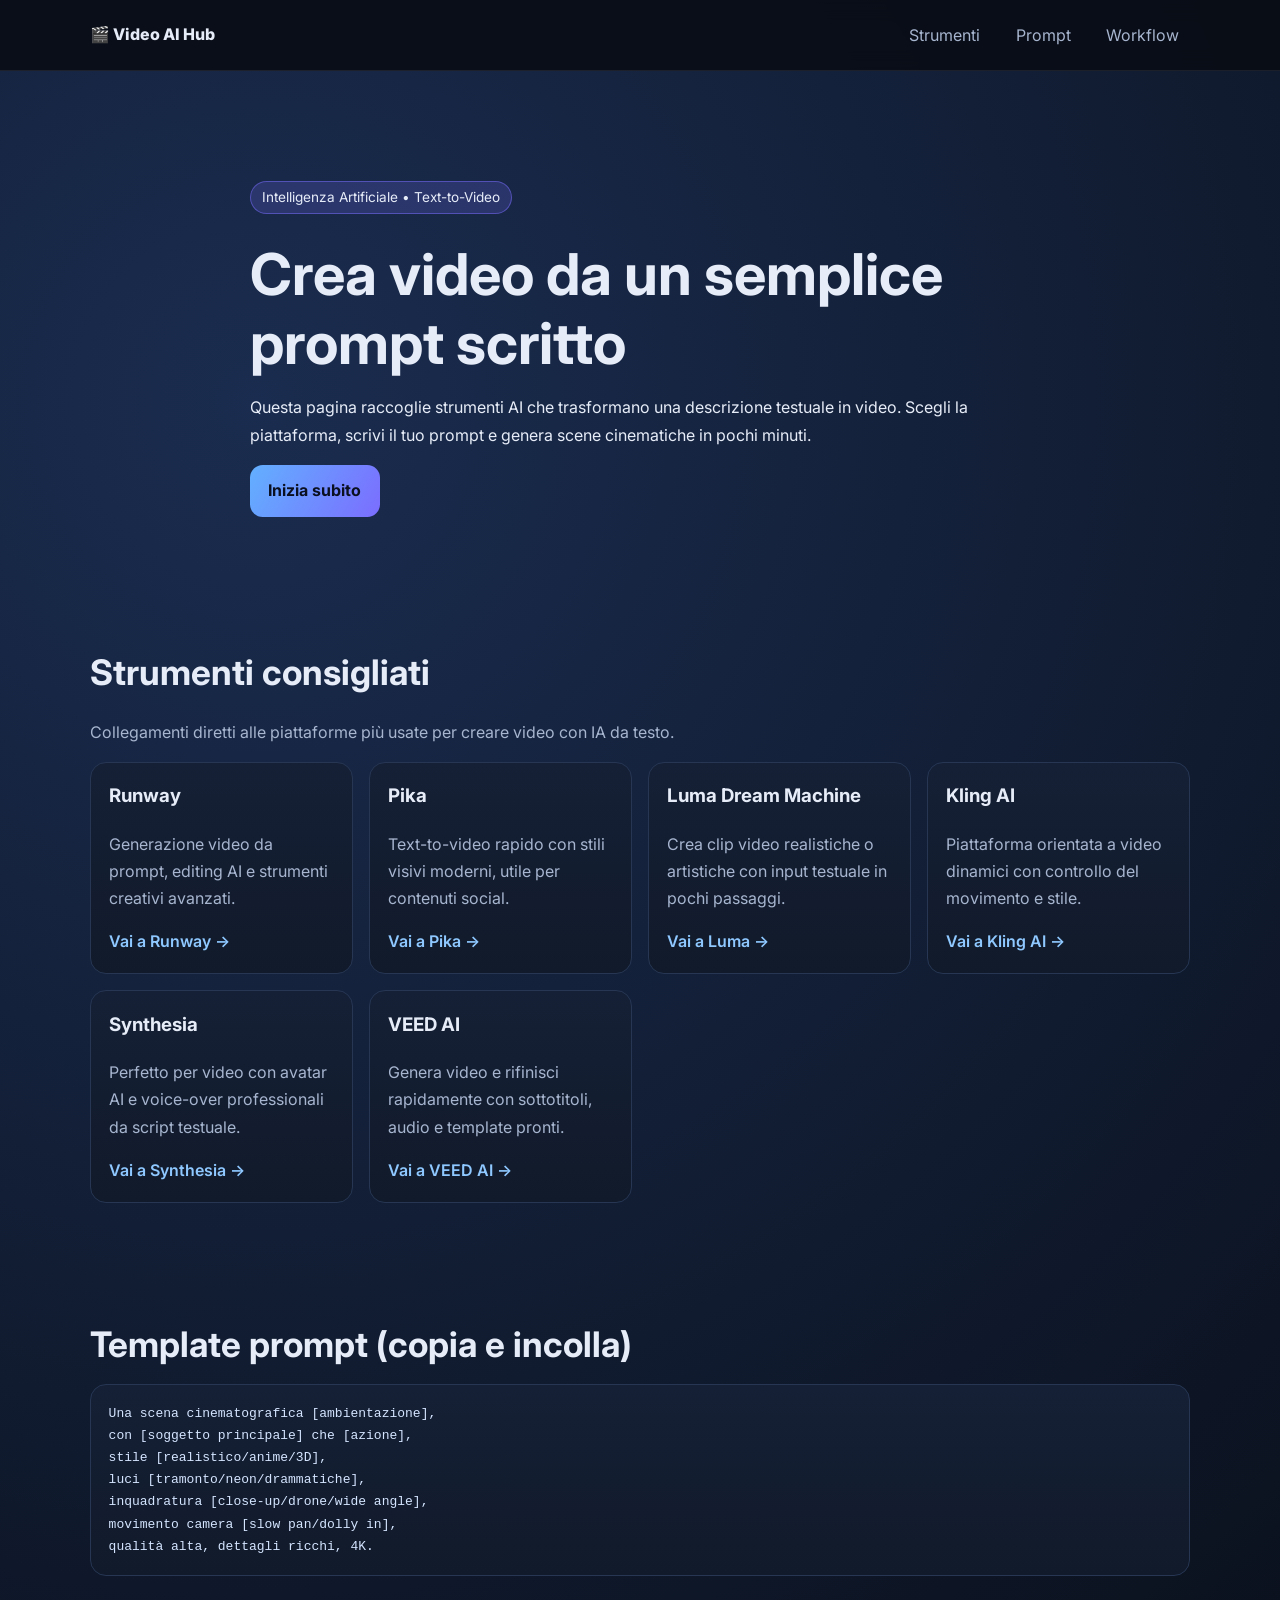
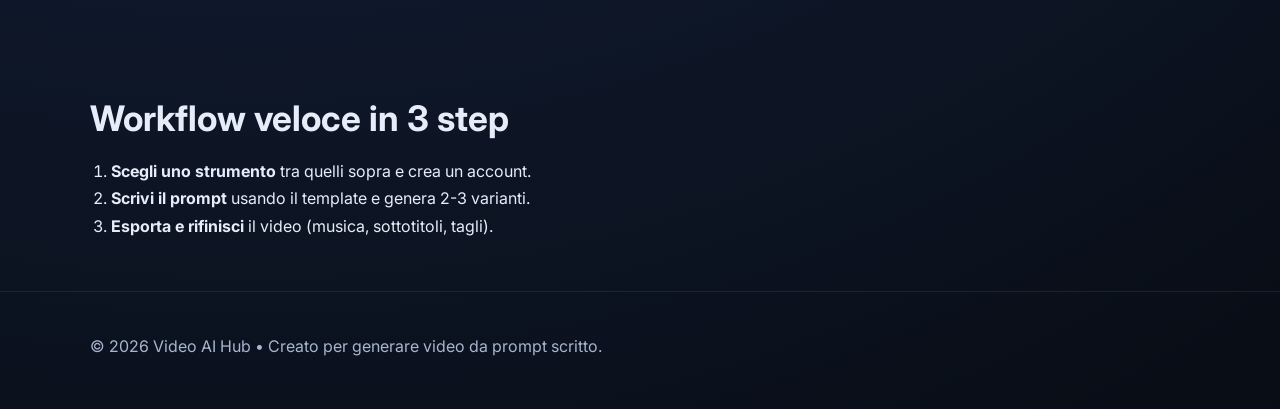
<file: index.html>
<!doctype html>
<html lang="it">
  <head>
    <meta charset="UTF-8" />
    <meta name="viewport" content="width=device-width, initial-scale=1.0" />
    <title>Video AI Hub | Crea video da prompt scritto</title>
    <meta
      name="description"
      content="Scopri le migliori piattaforme di intelligenza artificiale per creare video partendo da un prompt scritto."
    />
    <link rel="preconnect" href="https://fonts.googleapis.com" />
    <link rel="preconnect" href="https://fonts.gstatic.com" crossorigin />
    <link
      href="https://fonts.googleapis.com/css2?family=Inter:wght@400;500;600;700;800&display=swap"
      rel="stylesheet"
    />
    <link rel="stylesheet" href="styles.css" />
  </head>
  <body>
    <header class="navbar">
      <div class="container nav-inner">
        <a class="brand" href="#home">🎬 Video AI Hub</a>
        <button class="nav-toggle" aria-label="Apri menu">☰</button>
        <nav>
          <ul class="nav-links">
            <li><a href="#strumenti">Strumenti</a></li>
            <li><a href="#prompt">Prompt</a></li>
            <li><a href="#workflow">Workflow</a></li>
          </ul>
        </nav>
      </div>
    </header>

    <section id="home" class="hero">
      <div class="container hero-content reveal">
        <p class="badge">Intelligenza Artificiale • Text-to-Video</p>
        <h1>Crea video da un semplice prompt scritto</h1>
        <p>
          Questa pagina raccoglie strumenti AI che trasformano una descrizione testuale in video. Scegli la
          piattaforma, scrivi il tuo prompt e genera scene cinematiche in pochi minuti.
        </p>
        <a class="btn btn-primary" href="#strumenti">Inizia subito</a>
      </div>
    </section>

    <main class="container">
      <section id="strumenti" class="section reveal">
        <div class="section-heading">
          <h2>Strumenti consigliati</h2>
          <p>Collegamenti diretti alle piattaforme più usate per creare video con IA da testo.</p>
        </div>

        <div class="grid tools-grid">
          <article class="card tool-card">
            <h3>Runway</h3>
            <p>Generazione video da prompt, editing AI e strumenti creativi avanzati.</p>
            <a href="https://runwayml.com/" target="_blank" rel="noopener noreferrer">Vai a Runway →</a>
          </article>

          <article class="card tool-card">
            <h3>Pika</h3>
            <p>Text-to-video rapido con stili visivi moderni, utile per contenuti social.</p>
            <a href="https://pika.art/" target="_blank" rel="noopener noreferrer">Vai a Pika →</a>
          </article>

          <article class="card tool-card">
            <h3>Luma Dream Machine</h3>
            <p>Crea clip video realistiche o artistiche con input testuale in pochi passaggi.</p>
            <a href="https://lumalabs.ai/dream-machine" target="_blank" rel="noopener noreferrer"
              >Vai a Luma →</a
            >
          </article>

          <article class="card tool-card">
            <h3>Kling AI</h3>
            <p>Piattaforma orientata a video dinamici con controllo del movimento e stile.</p>
            <a href="https://klingai.com/" target="_blank" rel="noopener noreferrer">Vai a Kling AI →</a>
          </article>

          <article class="card tool-card">
            <h3>Synthesia</h3>
            <p>Perfetto per video con avatar AI e voice-over professionali da script testuale.</p>
            <a href="https://www.synthesia.io/" target="_blank" rel="noopener noreferrer">Vai a Synthesia →</a>
          </article>

          <article class="card tool-card">
            <h3>VEED AI</h3>
            <p>Genera video e rifinisci rapidamente con sottotitoli, audio e template pronti.</p>
            <a href="https://www.veed.io/tools/ai-video" target="_blank" rel="noopener noreferrer"
              >Vai a VEED AI →</a
            >
          </article>
        </div>
      </section>

      <section id="prompt" class="section reveal">
        <div class="section-heading">
          <h2>Template prompt (copia e incolla)</h2>
        </div>
        <div class="card">
          <pre><code>Una scena cinematografica [ambientazione],
con [soggetto principale] che [azione],
stile [realistico/anime/3D],
luci [tramonto/neon/drammatiche],
inquadratura [close-up/drone/wide angle],
movimento camera [slow pan/dolly in],
qualità alta, dettagli ricchi, 4K.</code></pre>
        </div>
      </section>

      <section id="workflow" class="section reveal">
        <div class="section-heading">
          <h2>Workflow veloce in 3 step</h2>
        </div>
        <ol class="steps">
          <li><strong>Scegli uno strumento</strong> tra quelli sopra e crea un account.</li>
          <li><strong>Scrivi il prompt</strong> usando il template e genera 2-3 varianti.</li>
          <li><strong>Esporta e rifinisci</strong> il video (musica, sottotitoli, tagli).</li>
        </ol>
      </section>
    </main>

    <footer class="footer">
      <div class="container">
        <p>© <span id="year"></span> Video AI Hub • Creato per generare video da prompt scritto.</p>
      </div>
    </footer>

    <script src="script.js"></script>
  </body>
</html>
</file>
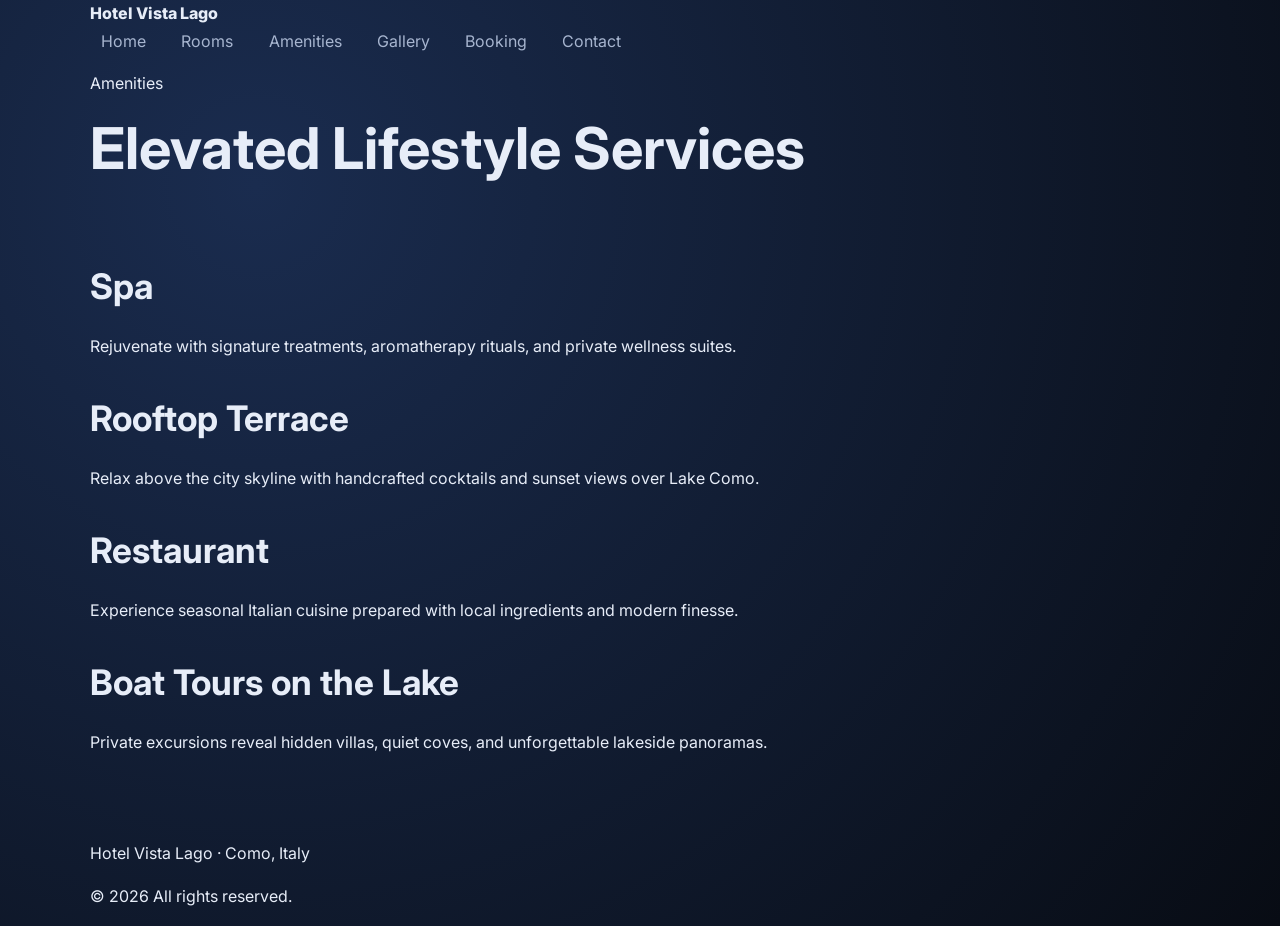
<file: amenities.html>
<!doctype html>
<html lang="en">
  <head>
    <meta charset="UTF-8" />
    <meta name="viewport" content="width=device-width, initial-scale=1.0" />
    <title>Amenities | Hotel Vista Lago</title>
    <link rel="preconnect" href="https://fonts.googleapis.com" />
    <link rel="preconnect" href="https://fonts.gstatic.com" crossorigin />
    <link
      href="https://fonts.googleapis.com/css2?family=Cormorant+Garamond:wght@500;600;700&family=Inter:wght@300;400;500;600&display=swap"
      rel="stylesheet"
    />
    <link rel="stylesheet" href="styles.css" />
  </head>
  <body>
    <header class="site-header"><div class="container nav-wrap"><a class="brand" href="index.html">Hotel Vista Lago</a><nav aria-label="Primary navigation"><ul class="nav-links"><li><a href="index.html">Home</a></li><li><a href="rooms.html">Rooms</a></li><li><a class="active" href="amenities.html">Amenities</a></li><li><a href="gallery.html">Gallery</a></li><li><a href="booking.html">Booking</a></li><li><a href="contact.html">Contact</a></li></ul></nav></div></header>
    <main>
      <section class="sub-hero" style="--hero-image: url('https://images.unsplash.com/photo-1544161515-4ab6ce6db874?auto=format&fit=crop&w=1800&q=80')"><div class="overlay"></div><div class="container animate-on-scroll"><p class="eyebrow">Amenities</p><h1>Elevated Lifestyle Services</h1></div></section>
      <section class="section container animate-on-scroll">
        <div class="stacked-cards">
          <article class="room-card"><h2>Spa</h2><p>Rejuvenate with signature treatments, aromatherapy rituals, and private wellness suites.</p></article>
          <article class="room-card"><h2>Rooftop Terrace</h2><p>Relax above the city skyline with handcrafted cocktails and sunset views over Lake Como.</p></article>
          <article class="room-card"><h2>Restaurant</h2><p>Experience seasonal Italian cuisine prepared with local ingredients and modern finesse.</p></article>
          <article class="room-card"><h2>Boat Tours on the Lake</h2><p>Private excursions reveal hidden villas, quiet coves, and unforgettable lakeside panoramas.</p></article>
        </div>
      </section>
    </main>
    <footer class="site-footer"><div class="container footer-wrap"><p>Hotel Vista Lago · Como, Italy</p><p>© <span id="year"></span> All rights reserved.</p></div></footer>
    <script src="script.js"></script>
  </body>
</html>
</file>
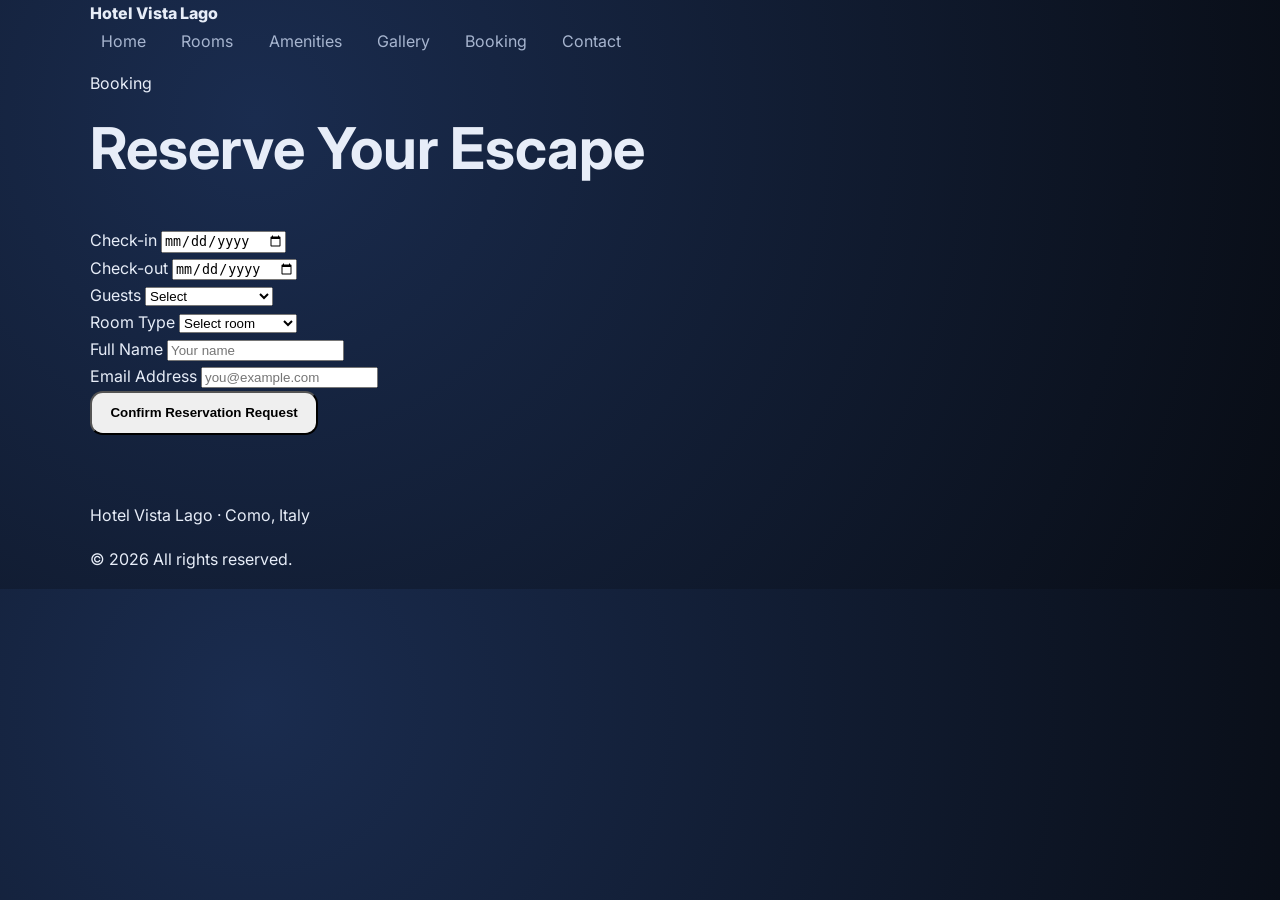
<file: booking.html>
<!doctype html>
<html lang="en">
  <head>
    <meta charset="UTF-8" />
    <meta name="viewport" content="width=device-width, initial-scale=1.0" />
    <title>Booking | Hotel Vista Lago</title>
    <link rel="preconnect" href="https://fonts.googleapis.com" />
    <link rel="preconnect" href="https://fonts.gstatic.com" crossorigin />
    <link
      href="https://fonts.googleapis.com/css2?family=Cormorant+Garamond:wght@500;600;700&family=Inter:wght@300;400;500;600&display=swap"
      rel="stylesheet"
    />
    <link rel="stylesheet" href="styles.css" />
  </head>
  <body>
    <header class="site-header"><div class="container nav-wrap"><a class="brand" href="index.html">Hotel Vista Lago</a><nav aria-label="Primary navigation"><ul class="nav-links"><li><a href="index.html">Home</a></li><li><a href="rooms.html">Rooms</a></li><li><a href="amenities.html">Amenities</a></li><li><a href="gallery.html">Gallery</a></li><li><a class="active" href="booking.html">Booking</a></li><li><a href="contact.html">Contact</a></li></ul></nav></div></header>
    <main>
      <section class="sub-hero" style="--hero-image: url('https://images.unsplash.com/photo-1560066984-138dadb4c035?auto=format&fit=crop&w=1800&q=80')"><div class="overlay"></div><div class="container animate-on-scroll"><p class="eyebrow">Booking</p><h1>Reserve Your Escape</h1></div></section>
      <section class="section container animate-on-scroll">
        <form class="booking-form" aria-label="Reservation form">
          <div class="form-row">
            <label for="checkin">Check-in</label>
            <input id="checkin" type="date" required />
          </div>
          <div class="form-row">
            <label for="checkout">Check-out</label>
            <input id="checkout" type="date" required />
          </div>
          <div class="form-row">
            <label for="guests">Guests</label>
            <select id="guests" required>
              <option value="">Select</option>
              <option>1 Adult</option>
              <option>2 Adults</option>
              <option>2 Adults, 1 Child</option>
              <option>Family (4 Guests)</option>
            </select>
          </div>
          <div class="form-row">
            <label for="roomtype">Room Type</label>
            <select id="roomtype" required>
              <option value="">Select room</option>
              <option>Deluxe Room</option>
              <option>Lake View Suite</option>
              <option>Junior Suite</option>
            </select>
          </div>
          <div class="form-row full">
            <label for="name">Full Name</label>
            <input id="name" type="text" placeholder="Your name" required />
          </div>
          <div class="form-row full">
            <label for="email">Email Address</label>
            <input id="email" type="email" placeholder="you@example.com" required />
          </div>
          <button type="submit" class="btn">Confirm Reservation Request</button>
        </form>
      </section>
    </main>
    <footer class="site-footer"><div class="container footer-wrap"><p>Hotel Vista Lago · Como, Italy</p><p>© <span id="year"></span> All rights reserved.</p></div></footer>
    <script src="script.js"></script>
  </body>
</html>
</file>
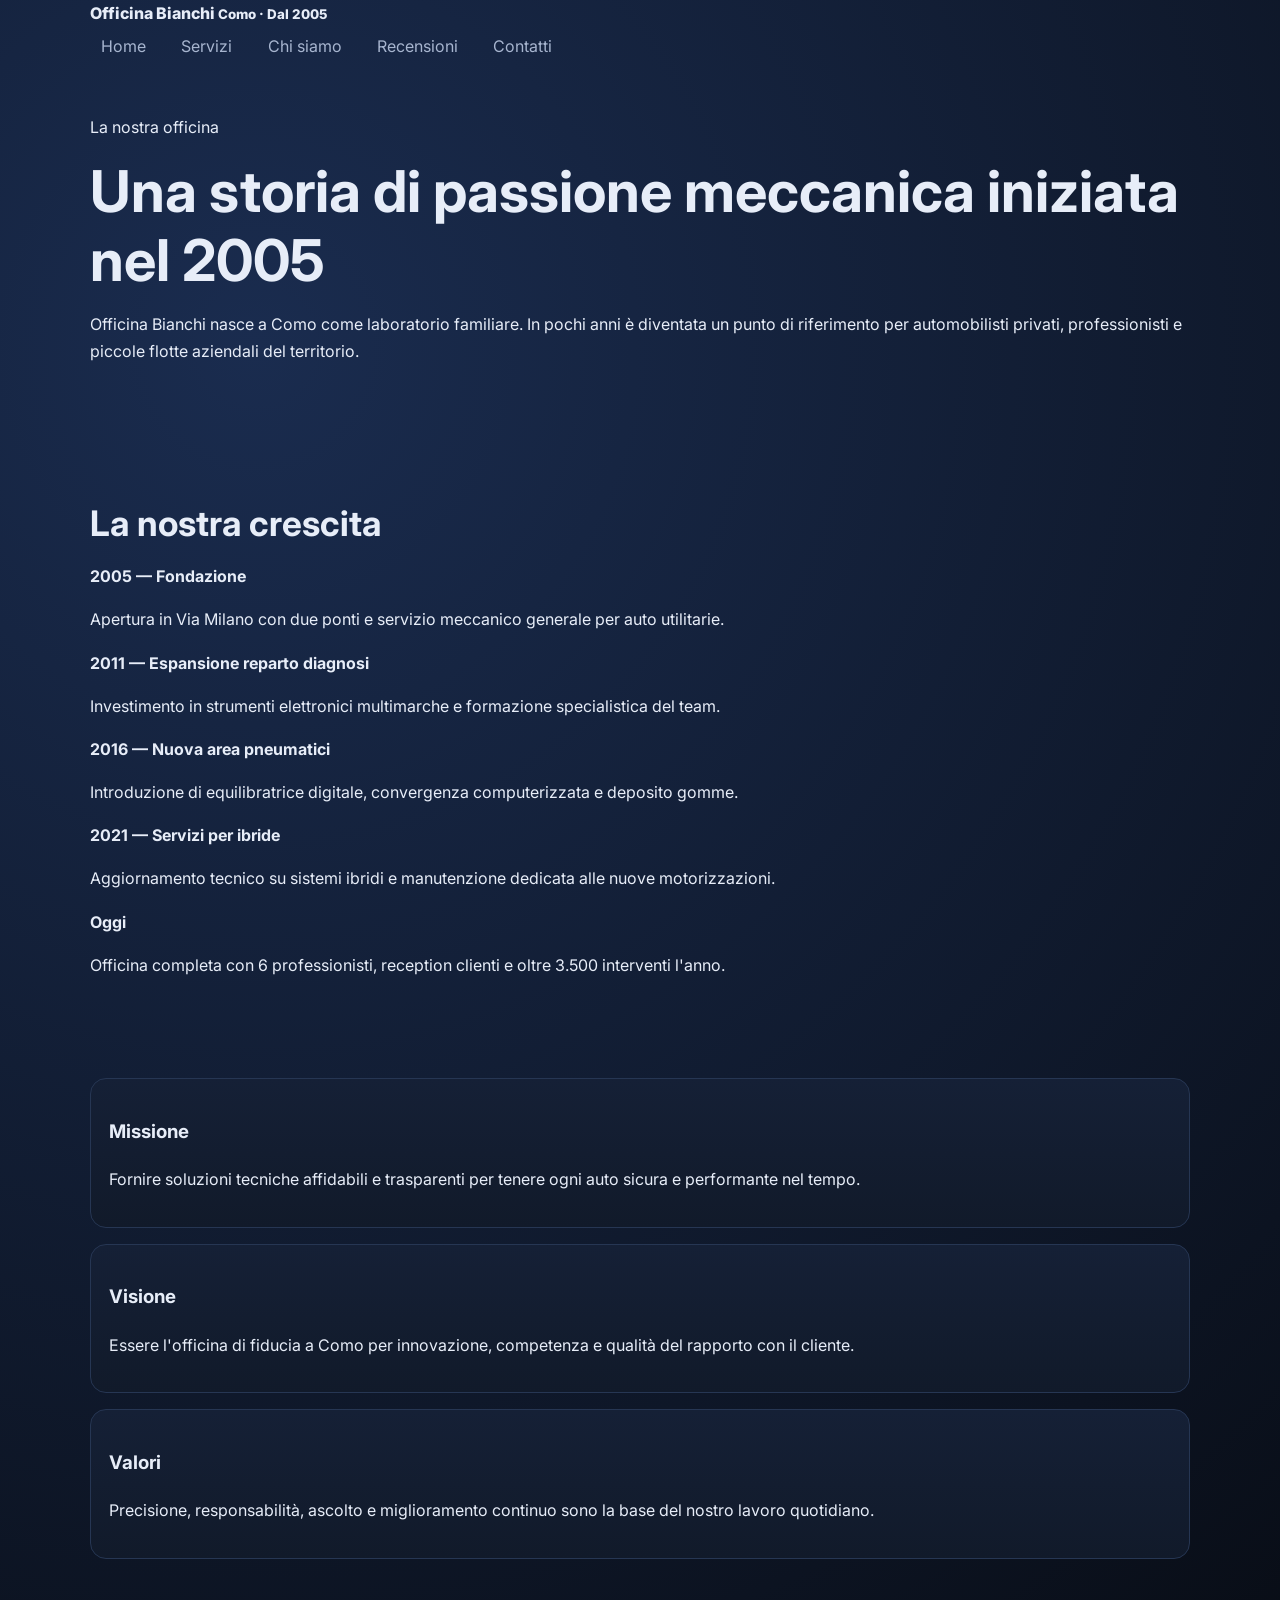
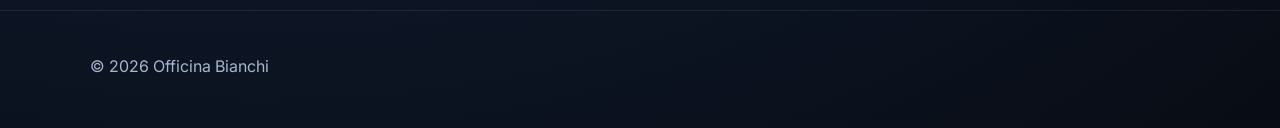
<file: chi-siamo.html>
<!doctype html>
<html lang="it">
  <head>
    <meta charset="UTF-8" />
    <meta name="viewport" content="width=device-width, initial-scale=1.0" />
    <title>Chi siamo | Officina Bianchi</title>
    <meta name="description" content="Scopri la storia di Officina Bianchi, fondata nel 2005 a Como, e il team che ogni giorno si prende cura della tua auto." />
    <link rel="preconnect" href="https://fonts.googleapis.com" />
    <link rel="preconnect" href="https://fonts.gstatic.com" crossorigin />
    <link href="https://fonts.googleapis.com/css2?family=Inter:wght@400;500;600;700;800&display=swap" rel="stylesheet" />
    <link rel="stylesheet" href="styles.css" />
  </head>
  <body>
    <header class="topbar"><div class="container nav"><a class="brand" href="index.html">Officina Bianchi <small>Como · Dal 2005</small></a><button class="nav-toggle" aria-label="Apri menu" aria-expanded="false">☰</button><nav class="nav-links"><a href="index.html">Home</a><a href="servizi.html">Servizi</a><a class="active" href="chi-siamo.html">Chi siamo</a><a href="recensioni.html">Recensioni</a><a href="contatti.html">Contatti</a></nav></div></header>
    <main>
      <section class="section container">
        <p class="eyebrow">La nostra officina</p>
        <h1>Una storia di passione meccanica iniziata nel 2005</h1>
        <p class="lead">Officina Bianchi nasce a Como come laboratorio familiare. In pochi anni è diventata un punto di riferimento per automobilisti privati, professionisti e piccole flotte aziendali del territorio.</p>
      </section>

      <section class="section alt"><div class="container">
        <h2>La nostra crescita</h2>
        <div class="timeline">
          <div><strong>2005 — Fondazione</strong><p>Apertura in Via Milano con due ponti e servizio meccanico generale per auto utilitarie.</p></div>
          <div><strong>2011 — Espansione reparto diagnosi</strong><p>Investimento in strumenti elettronici multimarche e formazione specialistica del team.</p></div>
          <div><strong>2016 — Nuova area pneumatici</strong><p>Introduzione di equilibratrice digitale, convergenza computerizzata e deposito gomme.</p></div>
          <div><strong>2021 — Servizi per ibride</strong><p>Aggiornamento tecnico su sistemi ibridi e manutenzione dedicata alle nuove motorizzazioni.</p></div>
          <div><strong>Oggi</strong><p>Officina completa con 6 professionisti, reception clienti e oltre 3.500 interventi l'anno.</p></div>
        </div>
      </div></section>

      <section class="section container"><div class="grid cards-3">
        <article class="card"><h3>Missione</h3><p>Fornire soluzioni tecniche affidabili e trasparenti per tenere ogni auto sicura e performante nel tempo.</p></article>
        <article class="card"><h3>Visione</h3><p>Essere l'officina di fiducia a Como per innovazione, competenza e qualità del rapporto con il cliente.</p></article>
        <article class="card"><h3>Valori</h3><p>Precisione, responsabilità, ascolto e miglioramento continuo sono la base del nostro lavoro quotidiano.</p></article>
      </div></section>
    </main>
    <footer class="footer"><div class="container"><p>© <span id="year"></span> Officina Bianchi</p></div></footer>
    <script src="script.js"></script>
  </body>
</html>
</file>
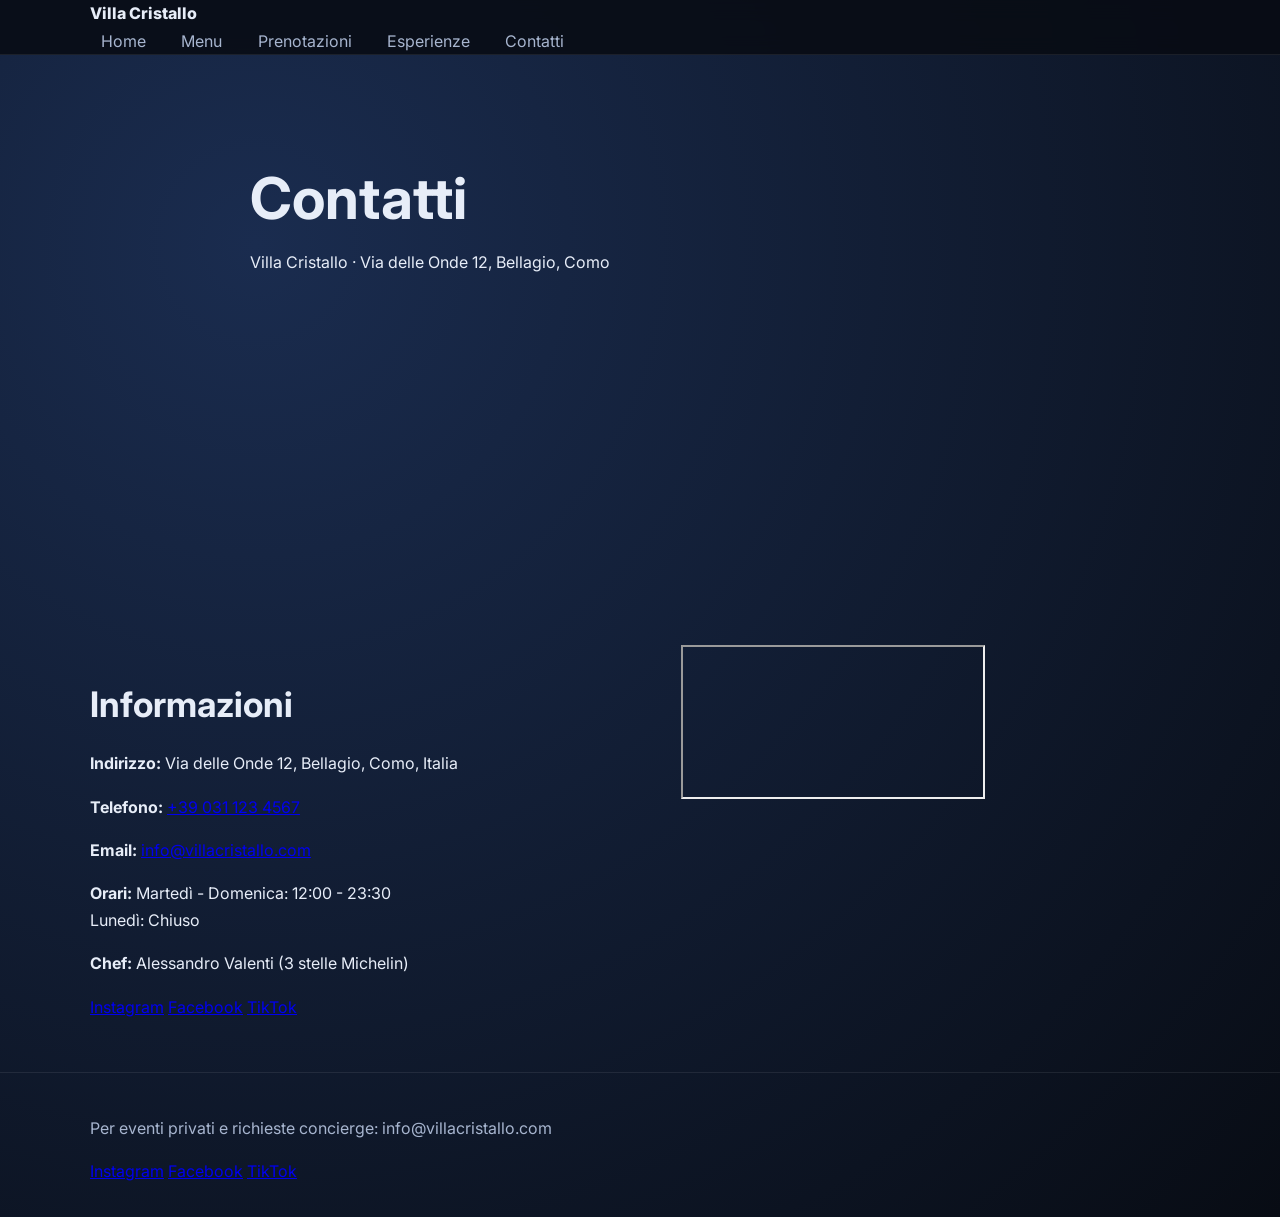
<file: contatti.html>
<!DOCTYPE html>
<html lang="it">
<head>
  <meta charset="UTF-8">
  <meta name="viewport" content="width=device-width, initial-scale=1.0">
  <title>Contatti | Villa Cristallo</title>
  <link rel="preconnect" href="https://fonts.googleapis.com">
  <link rel="preconnect" href="https://fonts.gstatic.com" crossorigin>
  <link href="https://fonts.googleapis.com/css2?family=Inter:wght@400;500;600&family=Playfair+Display:wght@500;700&display=swap" rel="stylesheet">
  <link rel="stylesheet" href="styles.css">
</head>
<body>
  <header class="navbar">
    <div class="container navbar-inner">
      <a class="brand" href="index.html">Villa <span>Cristallo</span></a>
      <ul class="nav-links">
        <li><a href="index.html">Home</a></li>
        <li><a href="menu.html">Menu</a></li>
        <li><a href="prenotazioni.html">Prenotazioni</a></li>
        <li><a href="esperienze.html">Esperienze</a></li>
        <li><a class="active" href="contatti.html">Contatti</a></li>
      </ul>
    </div>
  </header>

  <section class="hero" data-parallax="0.2" style="background-image: url('https://images.unsplash.com/photo-1479839672679-a46483c0e7c8?auto=format&fit=crop&w=1800&q=80'); min-height: 62vh;">
    <div class="container hero-content">
      <h1>Contatti</h1>
      <p>Villa Cristallo · Via delle Onde 12, Bellagio, Como</p>
    </div>
  </section>

  <main class="section">
    <div class="container grid" style="grid-template-columns: 1.1fr 1fr; gap:2rem; align-items: start;">
      <section class="form-wrap reveal">
        <h2 class="section-title">Informazioni</h2>
        <p><strong>Indirizzo:</strong> Via delle Onde 12, Bellagio, Como, Italia</p>
        <p><strong>Telefono:</strong> <a href="tel:+390311234567">+39 031 123 4567</a></p>
        <p><strong>Email:</strong> <a href="mailto:info@villacristallo.com">info@villacristallo.com</a></p>
        <p><strong>Orari:</strong> Martedì - Domenica: 12:00 - 23:30<br>Lunedì: Chiuso</p>
        <p><strong>Chef:</strong> Alessandro Valenti (3 stelle Michelin)</p>
        <div class="socials" style="margin-top:1rem;">
          <a href="https://instagram.com" target="_blank" rel="noopener">Instagram</a>
          <a href="https://facebook.com" target="_blank" rel="noopener">Facebook</a>
          <a href="https://tiktok.com" target="_blank" rel="noopener">TikTok</a>
        </div>
      </section>

      <section class="map-wrap reveal">
        <iframe src="https://www.google.com/maps?q=Bellagio%20Como%20Italy&output=embed" allowfullscreen loading="lazy" referrerpolicy="no-referrer-when-downgrade" title="Mappa Villa Cristallo"></iframe>
      </section>
    </div>
  </main>

  <footer class="footer">
    <div class="container footer-inner">
      <p>Per eventi privati e richieste concierge: info@villacristallo.com</p>
      <div class="socials">
        <a href="https://instagram.com" target="_blank" rel="noopener">Instagram</a>
        <a href="https://facebook.com" target="_blank" rel="noopener">Facebook</a>
        <a href="https://tiktok.com" target="_blank" rel="noopener">TikTok</a>
      </div>
    </div>
  </footer>

  <script src="script.js"></script>
</body>
</html>
</file>
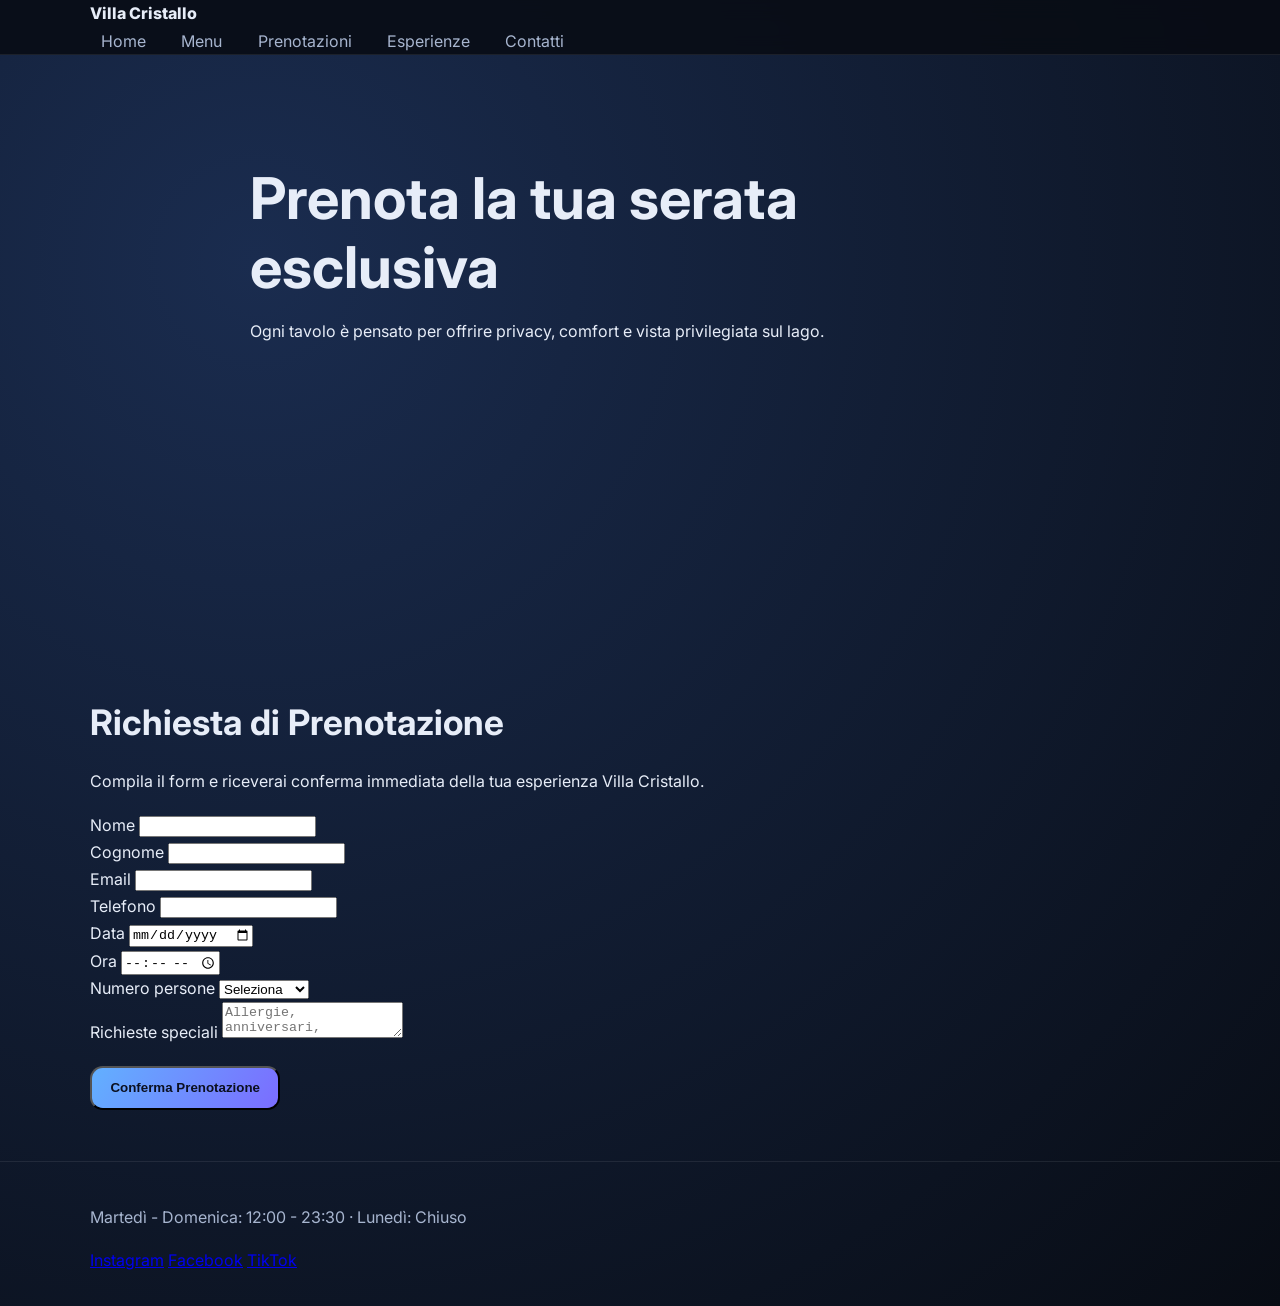
<file: prenotazioni.html>
<!DOCTYPE html>
<html lang="it">
<head>
  <meta charset="UTF-8">
  <meta name="viewport" content="width=device-width, initial-scale=1.0">
  <title>Prenotazioni | Villa Cristallo</title>
  <link rel="preconnect" href="https://fonts.googleapis.com">
  <link rel="preconnect" href="https://fonts.gstatic.com" crossorigin>
  <link href="https://fonts.googleapis.com/css2?family=Inter:wght@400;500;600&family=Playfair+Display:wght@500;700&display=swap" rel="stylesheet">
  <link rel="stylesheet" href="styles.css">
</head>
<body>
  <header class="navbar">
    <div class="container navbar-inner">
      <a class="brand" href="index.html">Villa <span>Cristallo</span></a>
      <ul class="nav-links">
        <li><a href="index.html">Home</a></li>
        <li><a href="menu.html">Menu</a></li>
        <li><a class="active" href="prenotazioni.html">Prenotazioni</a></li>
        <li><a href="esperienze.html">Esperienze</a></li>
        <li><a href="contatti.html">Contatti</a></li>
      </ul>
    </div>
  </header>

  <section class="hero" data-parallax="0.2" style="background-image: url('https://images.unsplash.com/photo-1550966871-3ed3cdb5ed0c?auto=format&fit=crop&w=1800&q=80'); min-height: 64vh;">
    <div class="container hero-content">
      <h1>Prenota la tua serata esclusiva</h1>
      <p>Ogni tavolo è pensato per offrire privacy, comfort e vista privilegiata sul lago.</p>
    </div>
  </section>

  <main class="section">
    <div class="container reveal">
      <div class="form-wrap">
        <h2 class="section-title">Richiesta di Prenotazione</h2>
        <p class="section-subtitle">Compila il form e riceverai conferma immediata della tua esperienza Villa Cristallo.</p>
        <form id="reservation-form" novalidate>
          <div class="form-grid">
            <div>
              <label for="nome">Nome</label>
              <input id="nome" name="nome" type="text" required>
            </div>
            <div>
              <label for="cognome">Cognome</label>
              <input id="cognome" name="cognome" type="text" required>
            </div>
            <div>
              <label for="email">Email</label>
              <input id="email" name="email" type="email" required>
            </div>
            <div>
              <label for="telefono">Telefono</label>
              <input id="telefono" name="telefono" type="tel" required>
            </div>
            <div>
              <label for="data">Data</label>
              <input id="data" name="data" type="date" required>
            </div>
            <div>
              <label for="ora">Ora</label>
              <input id="ora" name="ora" type="time" required>
            </div>
            <div>
              <label for="persone">Numero persone</label>
              <select id="persone" name="persone" required>
                <option value="">Seleziona</option>
                <option>2 persone</option>
                <option>3 persone</option>
                <option>4 persone</option>
                <option>5 persone</option>
                <option>6+ persone</option>
              </select>
            </div>
            <div class="input-full">
              <label for="richieste">Richieste speciali</label>
              <textarea id="richieste" name="richieste" placeholder="Allergie, anniversari, preferenze..." ></textarea>
            </div>
          </div>
          <button class="btn btn-primary" type="submit" style="margin-top:1.2rem;">Conferma Prenotazione</button>
        </form>
      </div>
    </div>
  </main>

  <footer class="footer">
    <div class="container footer-inner">
      <p>Martedì - Domenica: 12:00 - 23:30 · Lunedì: Chiuso</p>
      <div class="socials">
        <a href="https://instagram.com" target="_blank" rel="noopener">Instagram</a>
        <a href="https://facebook.com" target="_blank" rel="noopener">Facebook</a>
        <a href="https://tiktok.com" target="_blank" rel="noopener">TikTok</a>
      </div>
    </div>
  </footer>

  <script src="script.js"></script>
</body>
</html>
</file>
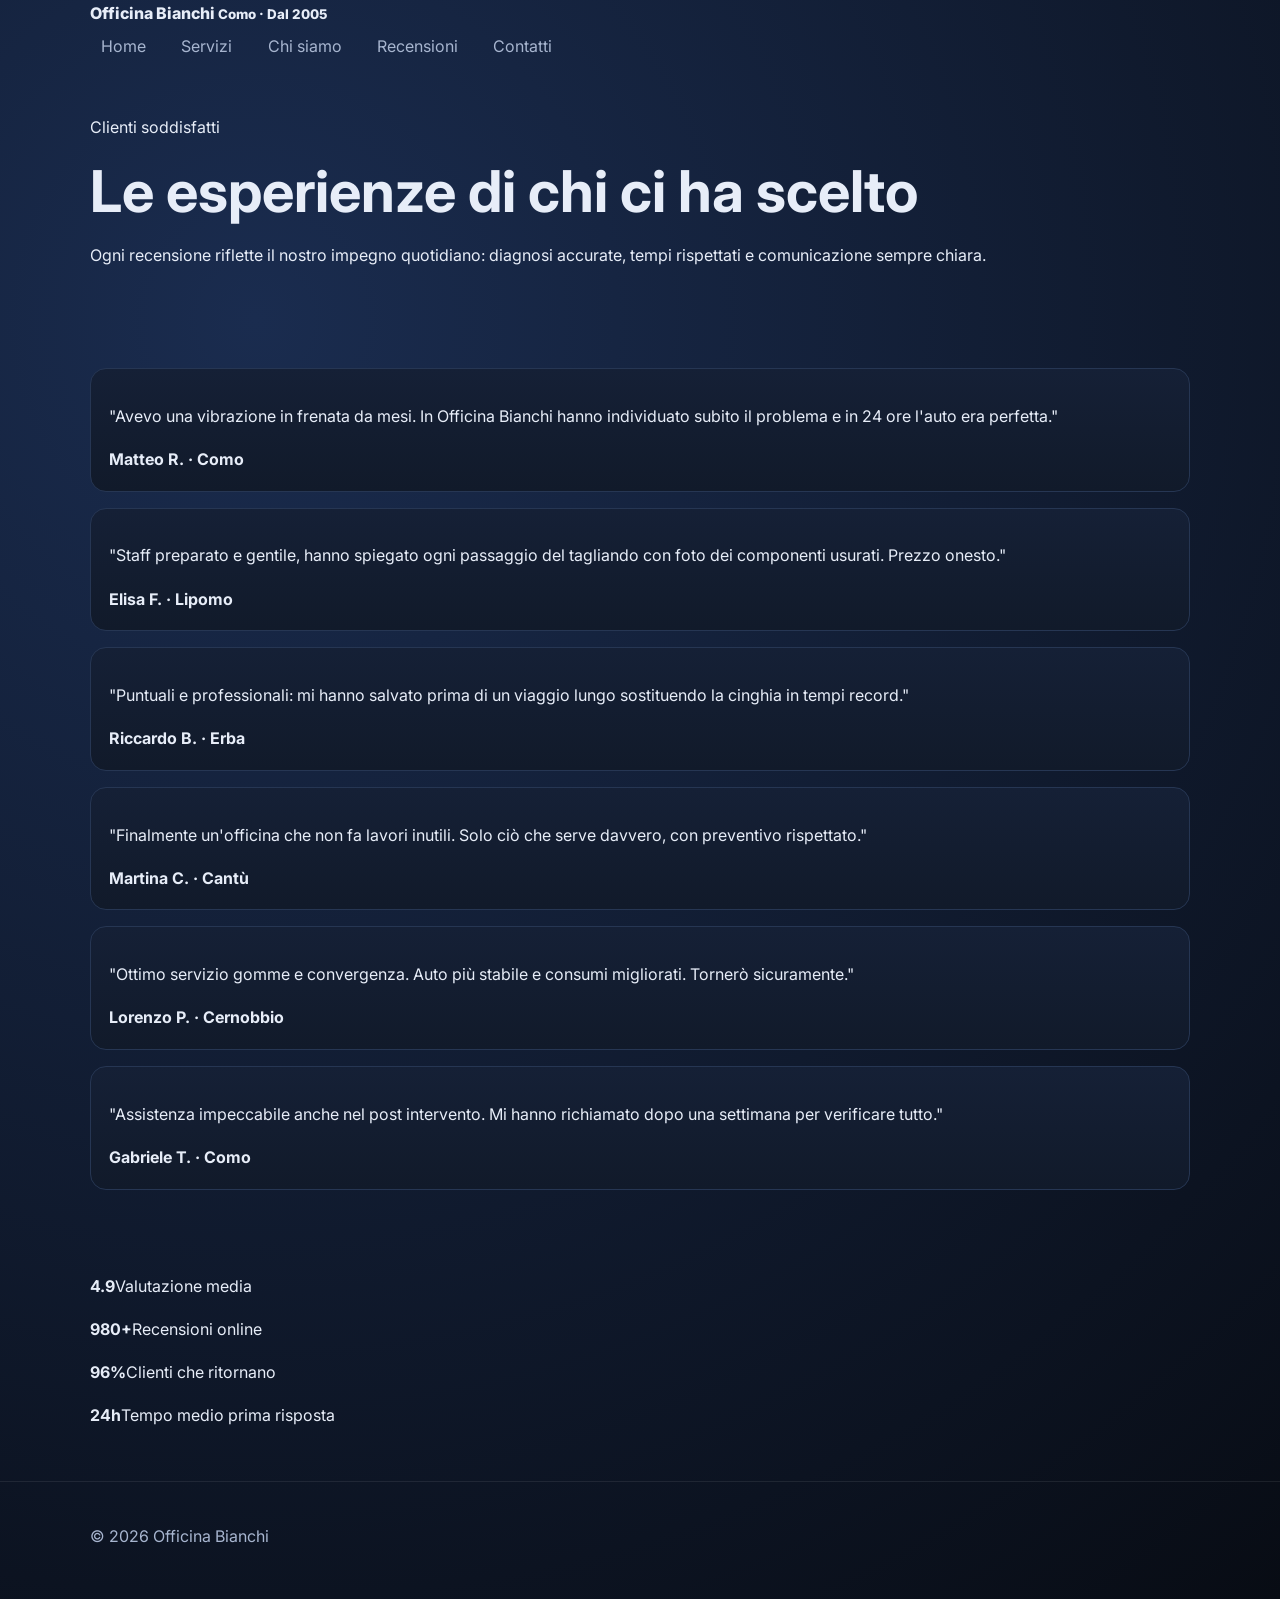
<file: recensioni.html>
<!doctype html>
<html lang="it">
  <head>
    <meta charset="UTF-8" />
    <meta name="viewport" content="width=device-width, initial-scale=1.0" />
    <title>Recensioni clienti | Officina Bianchi</title>
    <meta name="description" content="Leggi le recensioni dei clienti di Officina Bianchi a Como: qualità del servizio, trasparenza e affidabilità." />
    <link rel="preconnect" href="https://fonts.googleapis.com" />
    <link rel="preconnect" href="https://fonts.gstatic.com" crossorigin />
    <link href="https://fonts.googleapis.com/css2?family=Inter:wght@400;500;600;700;800&display=swap" rel="stylesheet" />
    <link rel="stylesheet" href="styles.css" />
  </head>
  <body>
    <header class="topbar"><div class="container nav"><a class="brand" href="index.html">Officina Bianchi <small>Como · Dal 2005</small></a><button class="nav-toggle" aria-label="Apri menu" aria-expanded="false">☰</button><nav class="nav-links"><a href="index.html">Home</a><a href="servizi.html">Servizi</a><a href="chi-siamo.html">Chi siamo</a><a class="active" href="recensioni.html">Recensioni</a><a href="contatti.html">Contatti</a></nav></div></header>
    <main>
      <section class="section container">
        <p class="eyebrow">Clienti soddisfatti</p>
        <h1>Le esperienze di chi ci ha scelto</h1>
        <p class="lead">Ogni recensione riflette il nostro impegno quotidiano: diagnosi accurate, tempi rispettati e comunicazione sempre chiara.</p>
      </section>

      <section class="section alt"><div class="container grid cards-3">
        <article class="card testimonial"><p>"Avevo una vibrazione in frenata da mesi. In Officina Bianchi hanno individuato subito il problema e in 24 ore l'auto era perfetta."</p><strong>Matteo R. · Como</strong></article>
        <article class="card testimonial"><p>"Staff preparato e gentile, hanno spiegato ogni passaggio del tagliando con foto dei componenti usurati. Prezzo onesto."</p><strong>Elisa F. · Lipomo</strong></article>
        <article class="card testimonial"><p>"Puntuali e professionali: mi hanno salvato prima di un viaggio lungo sostituendo la cinghia in tempi record."</p><strong>Riccardo B. · Erba</strong></article>
        <article class="card testimonial"><p>"Finalmente un'officina che non fa lavori inutili. Solo ciò che serve davvero, con preventivo rispettato."</p><strong>Martina C. · Cantù</strong></article>
        <article class="card testimonial"><p>"Ottimo servizio gomme e convergenza. Auto più stabile e consumi migliorati. Tornerò sicuramente."</p><strong>Lorenzo P. · Cernobbio</strong></article>
        <article class="card testimonial"><p>"Assistenza impeccabile anche nel post intervento. Mi hanno richiamato dopo una settimana per verificare tutto."</p><strong>Gabriele T. · Como</strong></article>
      </div></section>

      <section class="section container"><div class="grid metric-grid">
        <div class="metric"><strong>4.9</strong>Valutazione media</div>
        <div class="metric"><strong>980+</strong>Recensioni online</div>
        <div class="metric"><strong>96%</strong>Clienti che ritornano</div>
        <div class="metric"><strong>24h</strong>Tempo medio prima risposta</div>
      </div></section>
    </main>
    <footer class="footer"><div class="container"><p>© <span id="year"></span> Officina Bianchi</p></div></footer>
    <script src="script.js"></script>
  </body>
</html>
</file>
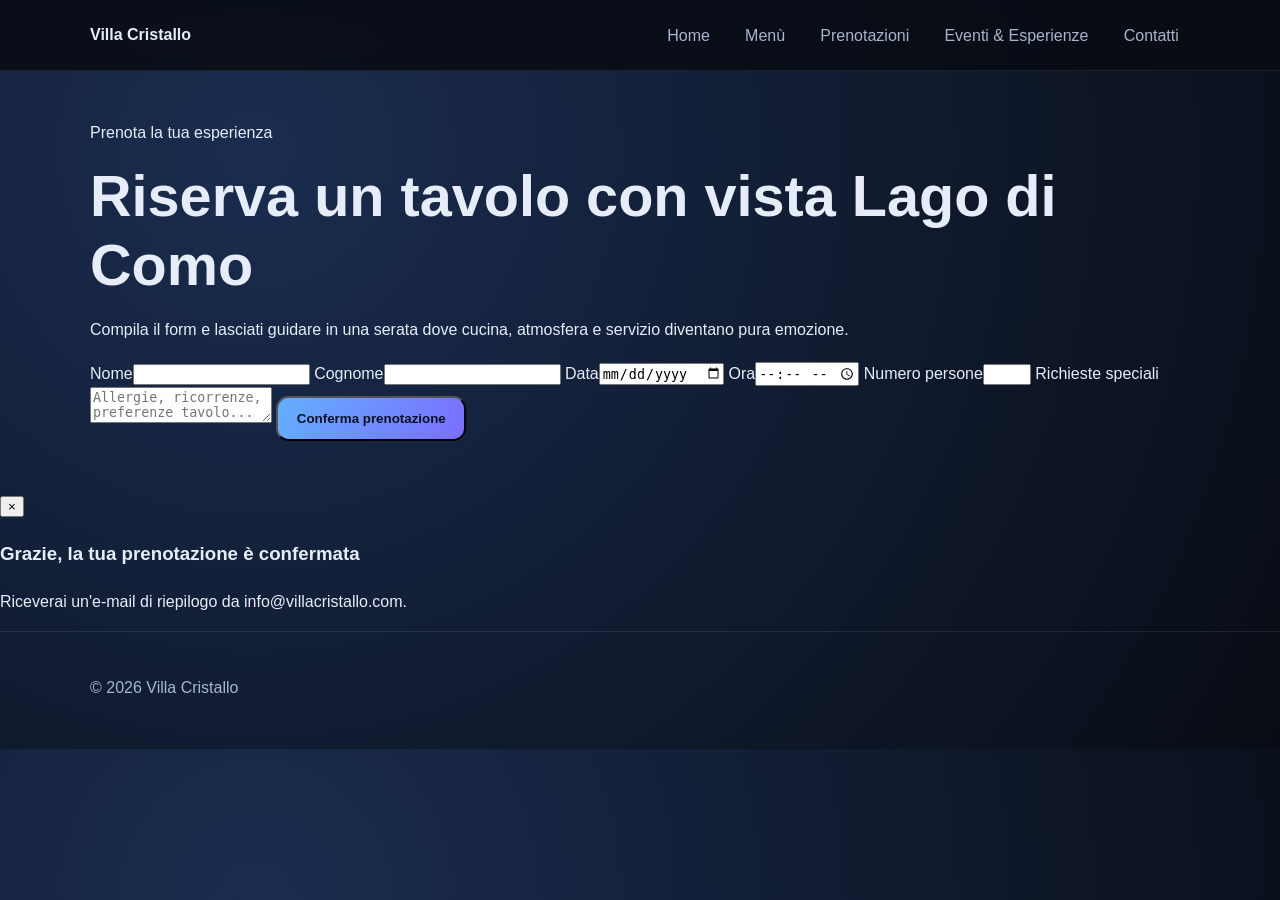
<file: reservations.html>
<!doctype html>
<html lang="it">
  <head>
    <meta charset="UTF-8" />
    <meta name="viewport" content="width=device-width, initial-scale=1.0" />
    <title>Prenotazioni | Villa Cristallo</title>
    <link rel="preconnect" href="https://fonts.googleapis.com" />
    <link rel="preconnect" href="https://fonts.gstatic.com" crossorigin />
    <link
      href="https://fonts.googleapis.com/css2?family=Cormorant+Garamond:wght@400;500;600;700&family=Playfair+Display:wght@500;600;700&display=swap"
      rel="stylesheet"
    />
    <link rel="stylesheet" href="styles.css" />
  </head>
  <body>
    <header class="navbar">
      <div class="container nav-inner">
        <a class="brand" href="index.html">Villa Cristallo</a>
        <button class="nav-toggle" aria-label="Apri menu">☰</button>
        <ul class="nav-links">
          <li><a href="index.html">Home</a></li>
          <li><a href="menu.html">Menù</a></li>
          <li><a class="active" href="reservations.html">Prenotazioni</a></li>
          <li><a href="gallery.html">Eventi & Esperienze</a></li>
          <li><a href="contact.html">Contatti</a></li>
        </ul>
      </div>
    </header>

    <main class="section container reveal">
      <p class="eyebrow">Prenota la tua esperienza</p>
      <h1>Riserva un tavolo con vista Lago di Como</h1>
      <p class="section-intro">Compila il form e lasciati guidare in una serata dove cucina, atmosfera e servizio diventano pura emozione.</p>

      <section class="form-box">
        <form class="form-grid" data-reservation-form>
          <label>Nome<input type="text" required /></label>
          <label>Cognome<input type="text" required /></label>
          <label>Data<input type="date" required /></label>
          <label>Ora<input type="time" required /></label>
          <label>Numero persone<input type="number" min="1" max="20" required /></label>
          <label style="grid-column: 1 / -1">Richieste speciali<textarea placeholder="Allergie, ricorrenze, preferenze tavolo..."></textarea></label>
          <button class="btn btn-primary" type="submit">Conferma prenotazione</button>
        </form>
      </section>
    </main>

    <div id="confirmation-popup" class="popup" role="alertdialog" aria-modal="true">
      <div class="popup-content">
        <button class="close-btn" data-close-popup aria-label="Chiudi">×</button>
        <h3>Grazie, la tua prenotazione è confermata</h3>
        <p>Riceverai un'e-mail di riepilogo da info@villacristallo.com.</p>
      </div>
    </div>

    <footer class="footer">
      <div class="container"><p>© <span id="year"></span> Villa Cristallo</p></div>
    </footer>
    <script src="script.js"></script>
  </body>
</html>
</file>
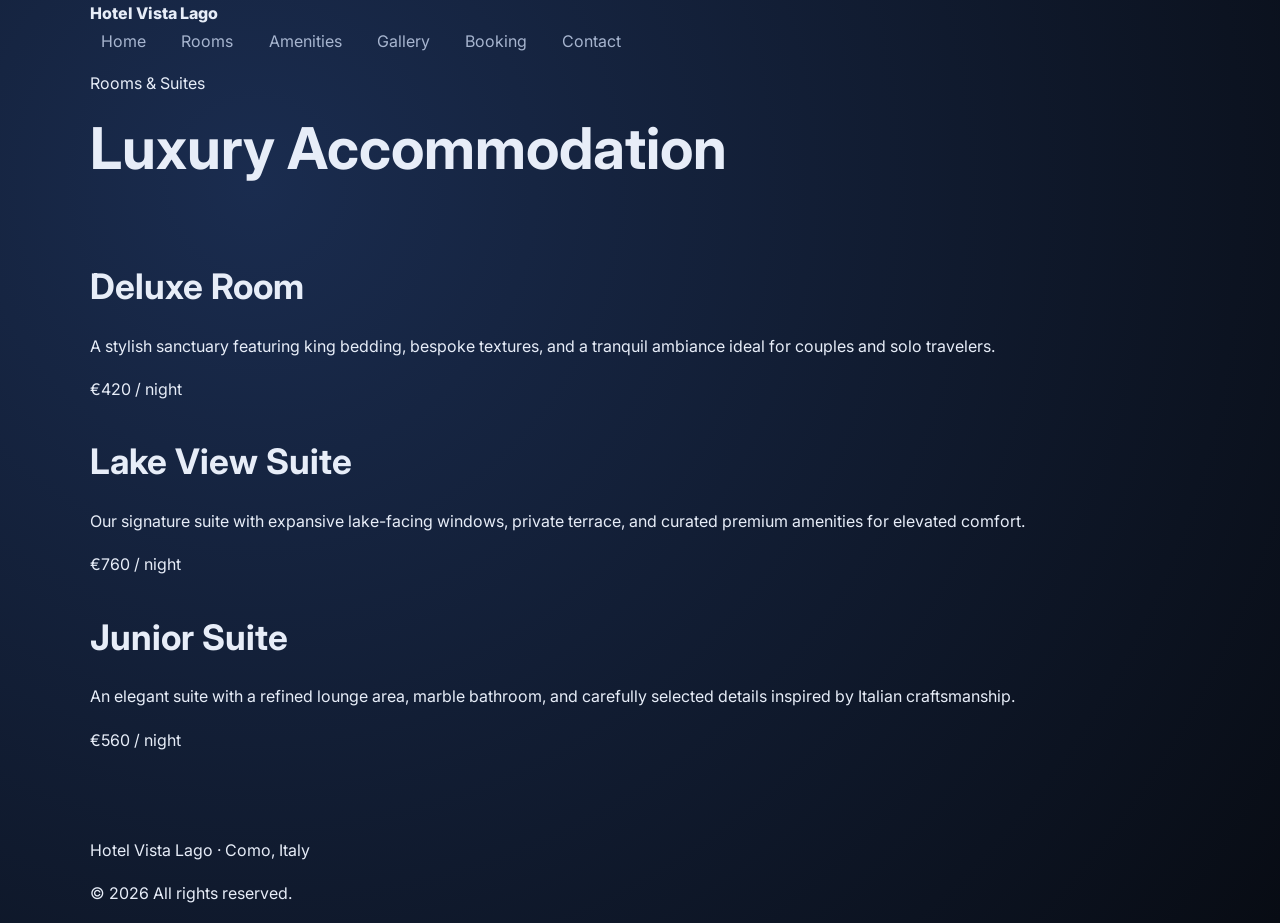
<file: rooms.html>
<!doctype html>
<html lang="en">
  <head>
    <meta charset="UTF-8" />
    <meta name="viewport" content="width=device-width, initial-scale=1.0" />
    <title>Rooms | Hotel Vista Lago</title>
    <link rel="preconnect" href="https://fonts.googleapis.com" />
    <link rel="preconnect" href="https://fonts.gstatic.com" crossorigin />
    <link
      href="https://fonts.googleapis.com/css2?family=Cormorant+Garamond:wght@500;600;700&family=Inter:wght@300;400;500;600&display=swap"
      rel="stylesheet"
    />
    <link rel="stylesheet" href="styles.css" />
  </head>
  <body>
    <header class="site-header">
      <div class="container nav-wrap">
        <a class="brand" href="index.html">Hotel Vista Lago</a>
        <nav aria-label="Primary navigation">
          <ul class="nav-links">
            <li><a href="index.html">Home</a></li>
            <li><a class="active" href="rooms.html">Rooms</a></li>
            <li><a href="amenities.html">Amenities</a></li>
            <li><a href="gallery.html">Gallery</a></li>
            <li><a href="booking.html">Booking</a></li>
            <li><a href="contact.html">Contact</a></li>
          </ul>
        </nav>
      </div>
    </header>
    <main>
      <section class="sub-hero" style="--hero-image: url('https://images.unsplash.com/photo-1522798514-97ceb8c4f1c8?auto=format&fit=crop&w=1800&q=80')">
        <div class="overlay"></div>
        <div class="container animate-on-scroll">
          <p class="eyebrow">Rooms & Suites</p>
          <h1>Luxury Accommodation</h1>
        </div>
      </section>
      <section class="section container animate-on-scroll">
        <div class="stacked-cards">
          <article class="room-card">
            <h2>Deluxe Room</h2>
            <p>A stylish sanctuary featuring king bedding, bespoke textures, and a tranquil ambiance ideal for couples and solo travelers.</p>
            <p class="price">€420 / night</p>
          </article>
          <article class="room-card">
            <h2>Lake View Suite</h2>
            <p>Our signature suite with expansive lake-facing windows, private terrace, and curated premium amenities for elevated comfort.</p>
            <p class="price">€760 / night</p>
          </article>
          <article class="room-card">
            <h2>Junior Suite</h2>
            <p>An elegant suite with a refined lounge area, marble bathroom, and carefully selected details inspired by Italian craftsmanship.</p>
            <p class="price">€560 / night</p>
          </article>
        </div>
      </section>
    </main>
    <footer class="site-footer">
      <div class="container footer-wrap">
        <p>Hotel Vista Lago · Como, Italy</p>
        <p>© <span id="year"></span> All rights reserved.</p>
      </div>
    </footer>
    <script src="script.js"></script>
  </body>
</html>
</file>
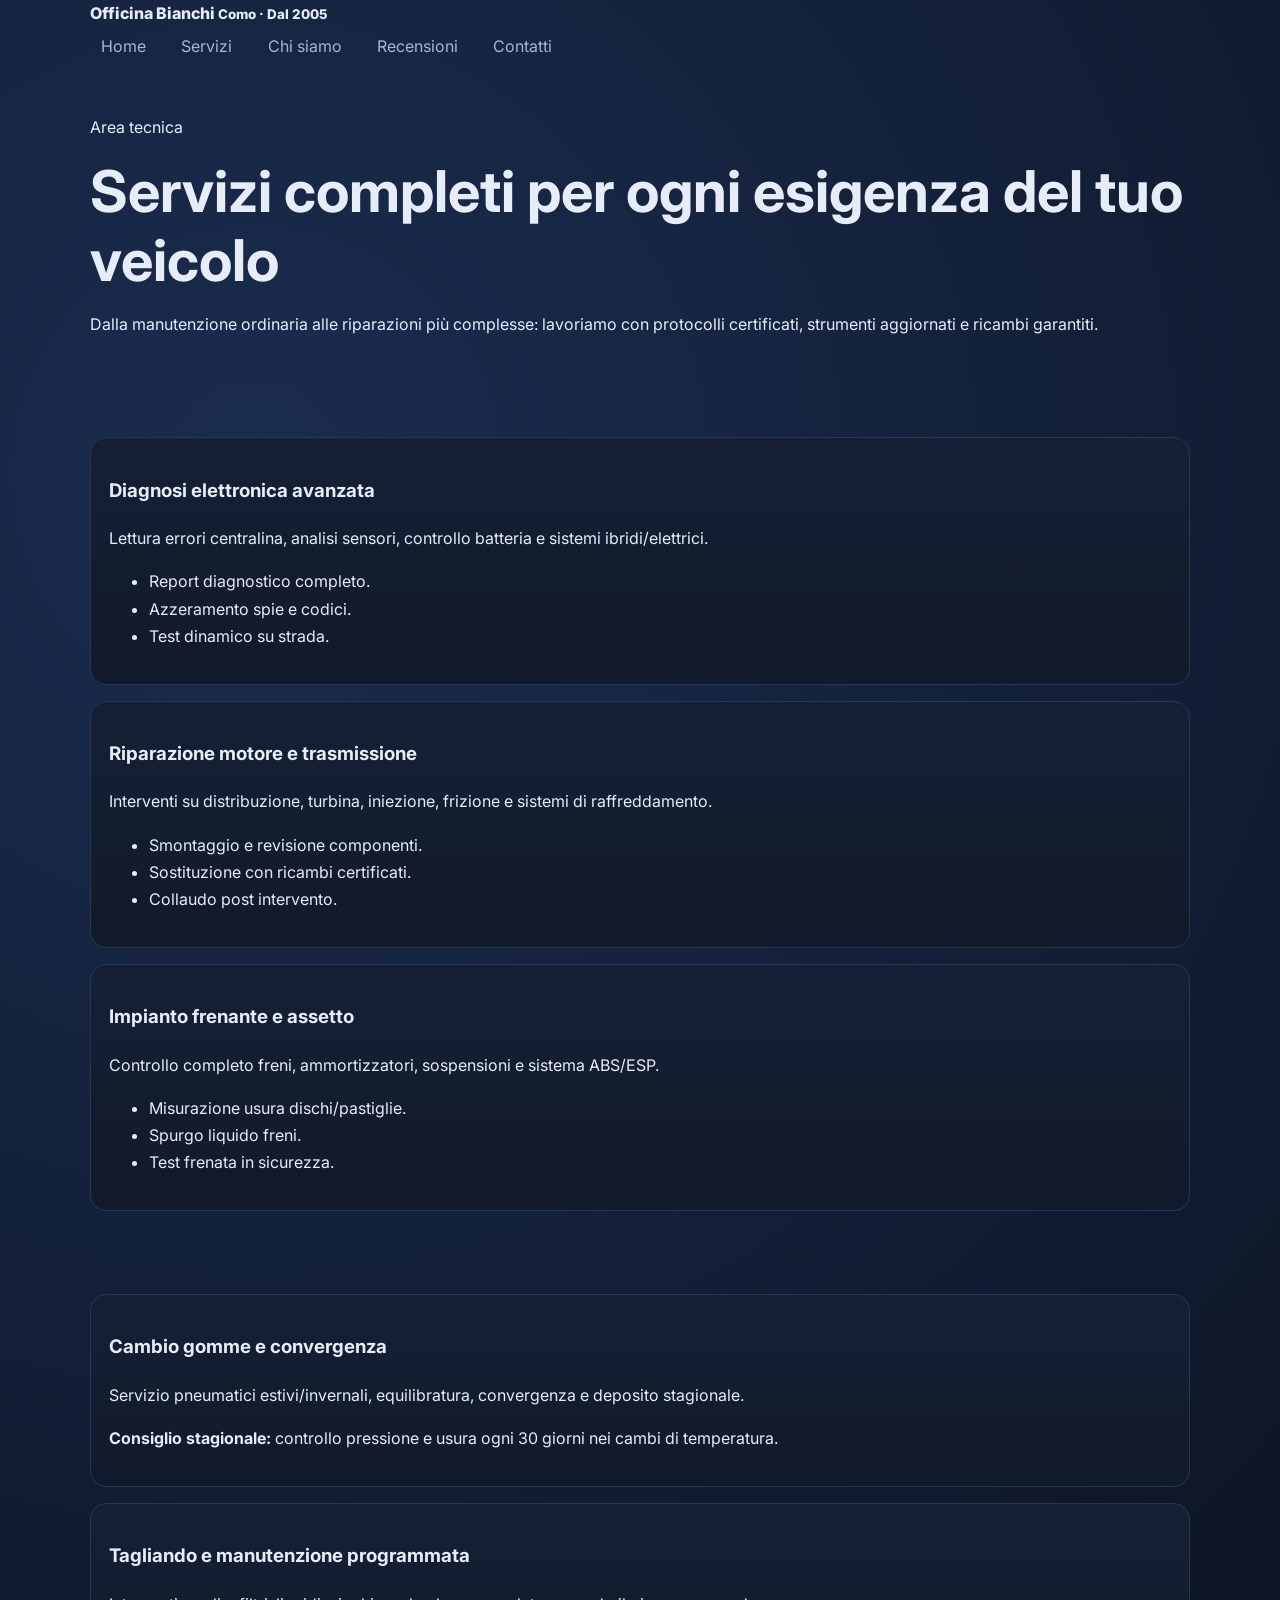
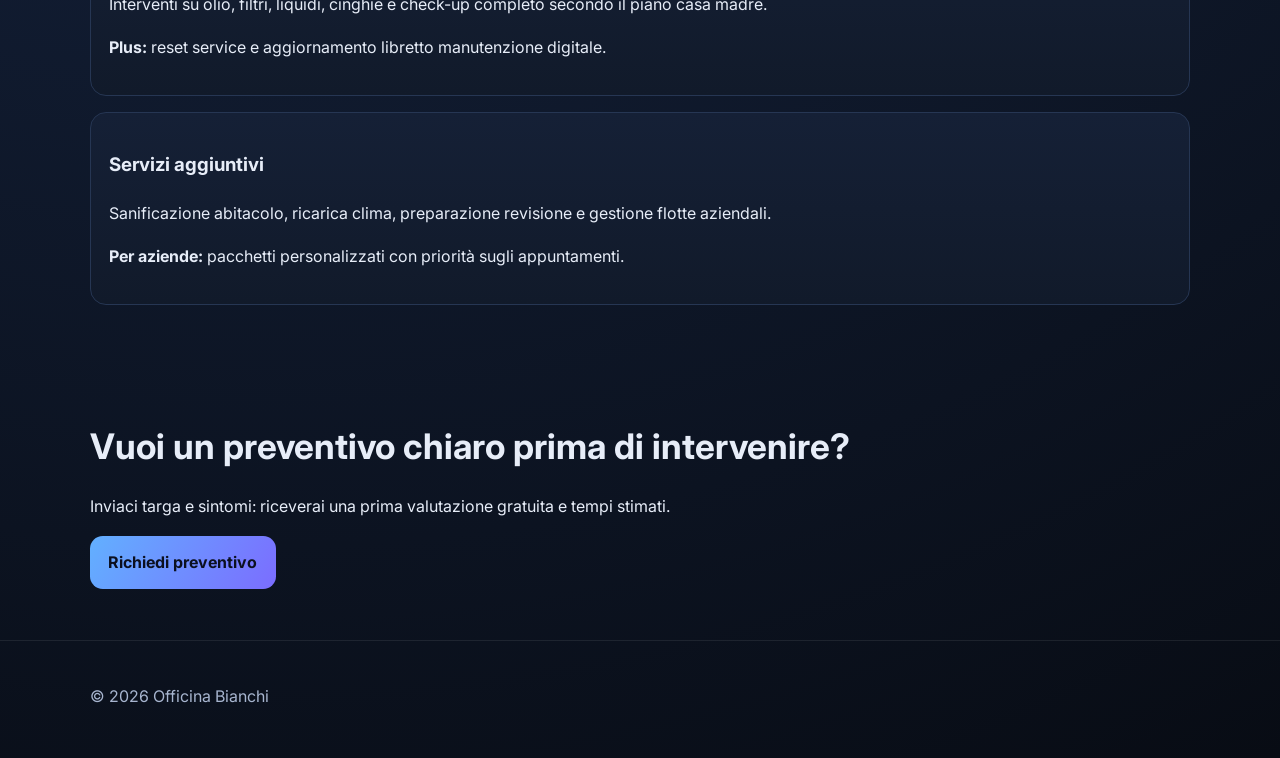
<file: servizi.html>
<!doctype html>
<html lang="it">
  <head>
    <meta charset="UTF-8" />
    <meta name="viewport" content="width=device-width, initial-scale=1.0" />
    <title>Servizi | Officina Bianchi Como</title>
    <meta name="description" content="Servizi dettagliati di Officina Bianchi: diagnosi elettronica, motore, freni, pneumatici e manutenzione programmata." />
    <link rel="preconnect" href="https://fonts.googleapis.com" />
    <link rel="preconnect" href="https://fonts.gstatic.com" crossorigin />
    <link href="https://fonts.googleapis.com/css2?family=Inter:wght@400;500;600;700;800&display=swap" rel="stylesheet" />
    <link rel="stylesheet" href="styles.css" />
  </head>
  <body>
    <header class="topbar"><div class="container nav"><a class="brand" href="index.html">Officina Bianchi <small>Como · Dal 2005</small></a><button class="nav-toggle" aria-label="Apri menu" aria-expanded="false">☰</button><nav class="nav-links"><a href="index.html">Home</a><a class="active" href="servizi.html">Servizi</a><a href="chi-siamo.html">Chi siamo</a><a href="recensioni.html">Recensioni</a><a href="contatti.html">Contatti</a></nav></div></header>
    <main>
      <section class="section container">
        <p class="eyebrow">Area tecnica</p>
        <h1>Servizi completi per ogni esigenza del tuo veicolo</h1>
        <p class="lead">Dalla manutenzione ordinaria alle riparazioni più complesse: lavoriamo con protocolli certificati, strumenti aggiornati e ricambi garantiti.</p>
      </section>

      <section class="section alt"><div class="container grid cards-3">
        <article class="card"><h3>Diagnosi elettronica avanzata</h3><p>Lettura errori centralina, analisi sensori, controllo batteria e sistemi ibridi/elettrici.</p><ul><li>Report diagnostico completo.</li><li>Azzeramento spie e codici.</li><li>Test dinamico su strada.</li></ul></article>
        <article class="card"><h3>Riparazione motore e trasmissione</h3><p>Interventi su distribuzione, turbina, iniezione, frizione e sistemi di raffreddamento.</p><ul><li>Smontaggio e revisione componenti.</li><li>Sostituzione con ricambi certificati.</li><li>Collaudo post intervento.</li></ul></article>
        <article class="card"><h3>Impianto frenante e assetto</h3><p>Controllo completo freni, ammortizzatori, sospensioni e sistema ABS/ESP.</p><ul><li>Misurazione usura dischi/pastiglie.</li><li>Spurgo liquido freni.</li><li>Test frenata in sicurezza.</li></ul></article>
      </div></section>

      <section class="section container"><div class="grid cards-3">
        <article class="card"><h3>Cambio gomme e convergenza</h3><p>Servizio pneumatici estivi/invernali, equilibratura, convergenza e deposito stagionale.</p><p><strong>Consiglio stagionale:</strong> controllo pressione e usura ogni 30 giorni nei cambi di temperatura.</p></article>
        <article class="card"><h3>Tagliando e manutenzione programmata</h3><p>Interventi su olio, filtri, liquidi, cinghie e check-up completo secondo il piano casa madre.</p><p><strong>Plus:</strong> reset service e aggiornamento libretto manutenzione digitale.</p></article>
        <article class="card"><h3>Servizi aggiuntivi</h3><p>Sanificazione abitacolo, ricarica clima, preparazione revisione e gestione flotte aziendali.</p><p><strong>Per aziende:</strong> pacchetti personalizzati con priorità sugli appuntamenti.</p></article>
      </div></section>

      <section class="section cta"><div class="container"><h2>Vuoi un preventivo chiaro prima di intervenire?</h2><p class="section-intro">Inviaci targa e sintomi: riceverai una prima valutazione gratuita e tempi stimati.</p><a class="btn btn-primary" href="contatti.html">Richiedi preventivo</a></div></section>
    </main>
    <footer class="footer"><div class="container"><p>© <span id="year"></span> Officina Bianchi</p></div></footer>
    <script src="script.js"></script>
  </body>
</html>
</file>
<file: styles.css>
:root {
  --bg: #080c14;
  --bg-soft: #111a2a;
  --card: #152036;
  --line: #263653;
  --text: #e7edf8;
  --muted: #a7b5cf;
  --accent: #62b0ff;
  --accent-2: #7b6dff;
}

* {
  box-sizing: border-box;
}

body {
  margin: 0;
  font-family: 'Inter', sans-serif;
  background: radial-gradient(circle at 20% 20%, #1a2c4f, var(--bg));
  color: var(--text);
  line-height: 1.7;
}

.container {
  width: min(1100px, 92%);
  margin: 0 auto;
}

.navbar {
  position: sticky;
  top: 0;
  z-index: 20;
  background: rgba(8, 12, 20, 0.88);
  border-bottom: 1px solid rgba(255, 255, 255, 0.08);
  backdrop-filter: blur(10px);
}

.nav-inner {
  min-height: 70px;
  display: flex;
  align-items: center;
  justify-content: space-between;
}

.brand {
  text-decoration: none;
  color: var(--text);
  font-weight: 800;
}

.nav-toggle {
  display: none;
}

.nav-links {
  display: flex;
  list-style: none;
  gap: 0.8rem;
  margin: 0;
  padding: 0;
}

.nav-links a {
  color: var(--muted);
  text-decoration: none;
  padding: 0.35rem 0.7rem;
  border-radius: 999px;
}

.nav-links a:hover {
  color: var(--text);
  background: rgba(98, 176, 255, 0.12);
}

.hero {
  padding: 6rem 0 4rem;
}

.hero-content {
  max-width: 780px;
}

.badge {
  display: inline-block;
  background: rgba(123, 109, 255, 0.2);
  border: 1px solid rgba(123, 109, 255, 0.5);
  padding: 0.25rem 0.7rem;
  border-radius: 999px;
  font-size: 0.85rem;
}

h1 {
  font-size: clamp(2.1rem, 6vw, 3.6rem);
  margin: 0.8rem 0;
  line-height: 1.2;
}

h2 {
  font-size: clamp(1.5rem, 3.5vw, 2.2rem);
  margin-bottom: 0.6rem;
}

.section {
  padding: 2rem 0 3.2rem;
}

.section-heading p {
  color: var(--muted);
}

.btn {
  display: inline-block;
  text-decoration: none;
  font-weight: 700;
  padding: 0.8rem 1.15rem;
  border-radius: 0.8rem;
}

.btn-primary {
  color: #0b1020;
  background: linear-gradient(120deg, var(--accent), var(--accent-2));
}

.grid {
  display: grid;
  gap: 1rem;
}

.tools-grid {
  grid-template-columns: repeat(auto-fit, minmax(230px, 1fr));
}

.card {
  background: linear-gradient(180deg, var(--card), var(--bg-soft));
  border: 1px solid var(--line);
  border-radius: 1rem;
  padding: 1.1rem;
}

.tool-card h3 {
  margin-top: 0;
}

.tool-card p {
  color: var(--muted);
}

.tool-card a {
  color: #8ec8ff;
  text-decoration: none;
  font-weight: 600;
}

pre {
  white-space: pre-wrap;
  margin: 0;
  color: #d5e5ff;
}

.steps {
  margin: 0;
  padding-left: 1.3rem;
}

.footer {
  border-top: 1px solid rgba(255, 255, 255, 0.08);
  color: var(--muted);
  padding: 1.6rem 0 2rem;
}

.reveal {
  opacity: 0;
  transform: translateY(14px);
  transition: opacity 0.45s ease, transform 0.45s ease;
}

.reveal.visible {
  opacity: 1;
  transform: translateY(0);
}

@media (max-width: 760px) {
  .nav-toggle {
    display: block;
    border: 1px solid var(--line);
    background: transparent;
    color: var(--text);
    border-radius: 0.45rem;
    padding: 0.3rem 0.55rem;
  }

  .nav-links {
    display: none;
    position: absolute;
    right: 4%;
    top: 60px;
    flex-direction: column;
    min-width: 190px;
    background: #10182a;
    border: 1px solid var(--line);
    padding: 0.7rem;
    border-radius: 0.8rem;
  }

  .nav-links.open {
    display: flex;
  }
}
</file>
